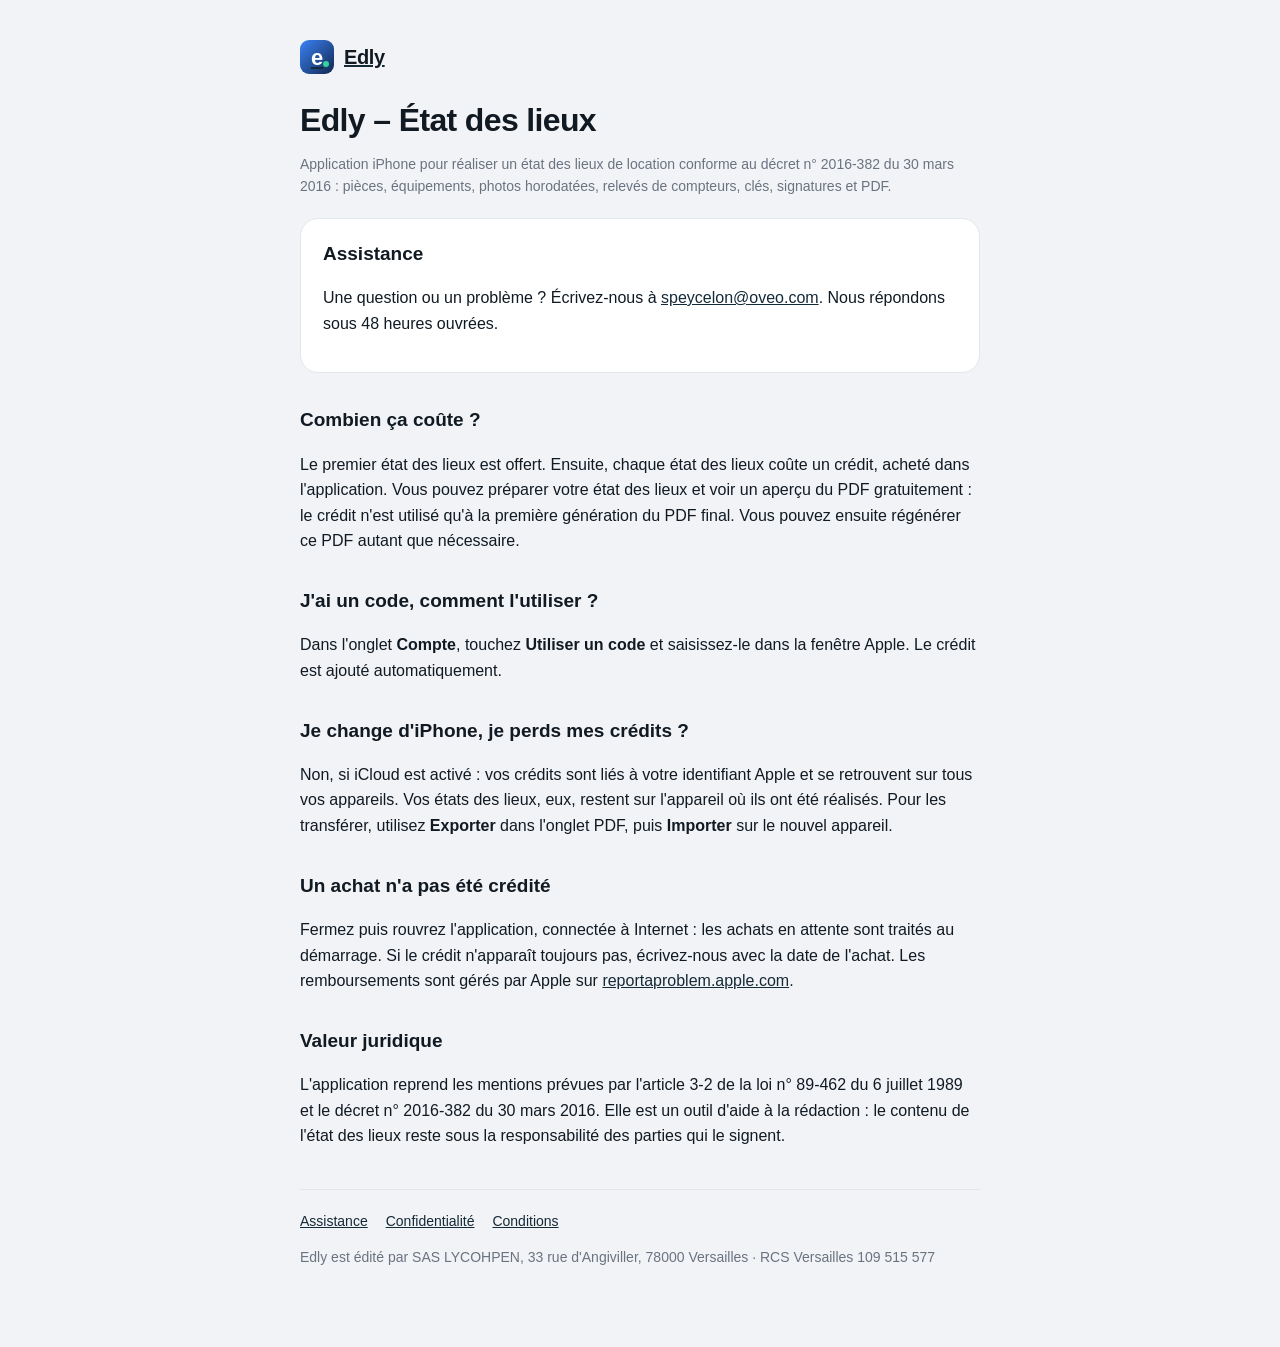
<file: index.html>
<!doctype html>
<html lang="fr">
<head>
<meta charset="utf-8">
<meta name="viewport" content="width=device-width, initial-scale=1">
<title>Edly · Assistance</title>
<link rel="stylesheet" href="style.css">
</head>
<body>
<main>
<a href="./"><header><span class="mark">e<i></i></span><span>Edly</span></header></a>
<h1>Edly – État des lieux</h1>
<p class="muted">Application iPhone pour réaliser un état des lieux de location conforme au décret n° 2016-382 du 30 mars 2016 : pièces, équipements, photos horodatées, relevés de compteurs, clés, signatures et PDF.</p>

<div class="card">
<h2 style="margin-top:0">Assistance</h2>
<p>Une question ou un problème ? Écrivez-nous à <a href="mailto:speycelon@oveo.com">speycelon@oveo.com</a>. Nous répondons sous 48 heures ouvrées.</p>
</div>

<h2>Combien ça coûte ?</h2>
<p>Le premier état des lieux est offert. Ensuite, chaque état des lieux coûte un crédit, acheté dans l'application. Vous pouvez préparer votre état des lieux et voir un aperçu du PDF gratuitement : le crédit n'est utilisé qu'à la première génération du PDF final. Vous pouvez ensuite régénérer ce PDF autant que nécessaire.</p>

<h2>J'ai un code, comment l'utiliser ?</h2>
<p>Dans l'onglet <strong>Compte</strong>, touchez <strong>Utiliser un code</strong> et saisissez-le dans la fenêtre Apple. Le crédit est ajouté automatiquement.</p>

<h2>Je change d'iPhone, je perds mes crédits ?</h2>
<p>Non, si iCloud est activé : vos crédits sont liés à votre identifiant Apple et se retrouvent sur tous vos appareils. Vos états des lieux, eux, restent sur l'appareil où ils ont été réalisés. Pour les transférer, utilisez <strong>Exporter</strong> dans l'onglet PDF, puis <strong>Importer</strong> sur le nouvel appareil.</p>

<h2>Un achat n'a pas été crédité</h2>
<p>Fermez puis rouvrez l'application, connectée à Internet : les achats en attente sont traités au démarrage. Si le crédit n'apparaît toujours pas, écrivez-nous avec la date de l'achat. Les remboursements sont gérés par Apple sur <a href="https://reportaproblem.apple.com">reportaproblem.apple.com</a>.</p>

<h2>Valeur juridique</h2>
<p>L'application reprend les mentions prévues par l'article 3-2 de la loi n° 89-462 du 6 juillet 1989 et le décret n° 2016-382 du 30 mars 2016. Elle est un outil d'aide à la rédaction : le contenu de l'état des lieux reste sous la responsabilité des parties qui le signent.</p>

<nav><a href="./">Assistance</a><a href="confidentialite.html">Confidentialité</a><a href="conditions.html">Conditions</a></nav>
<p class="muted">Edly est édité par SAS LYCOHPEN, 33 rue d'Angiviller, 78000 Versailles · RCS Versailles 109 515 577</p>
</main>
</body>
</html>
</file>
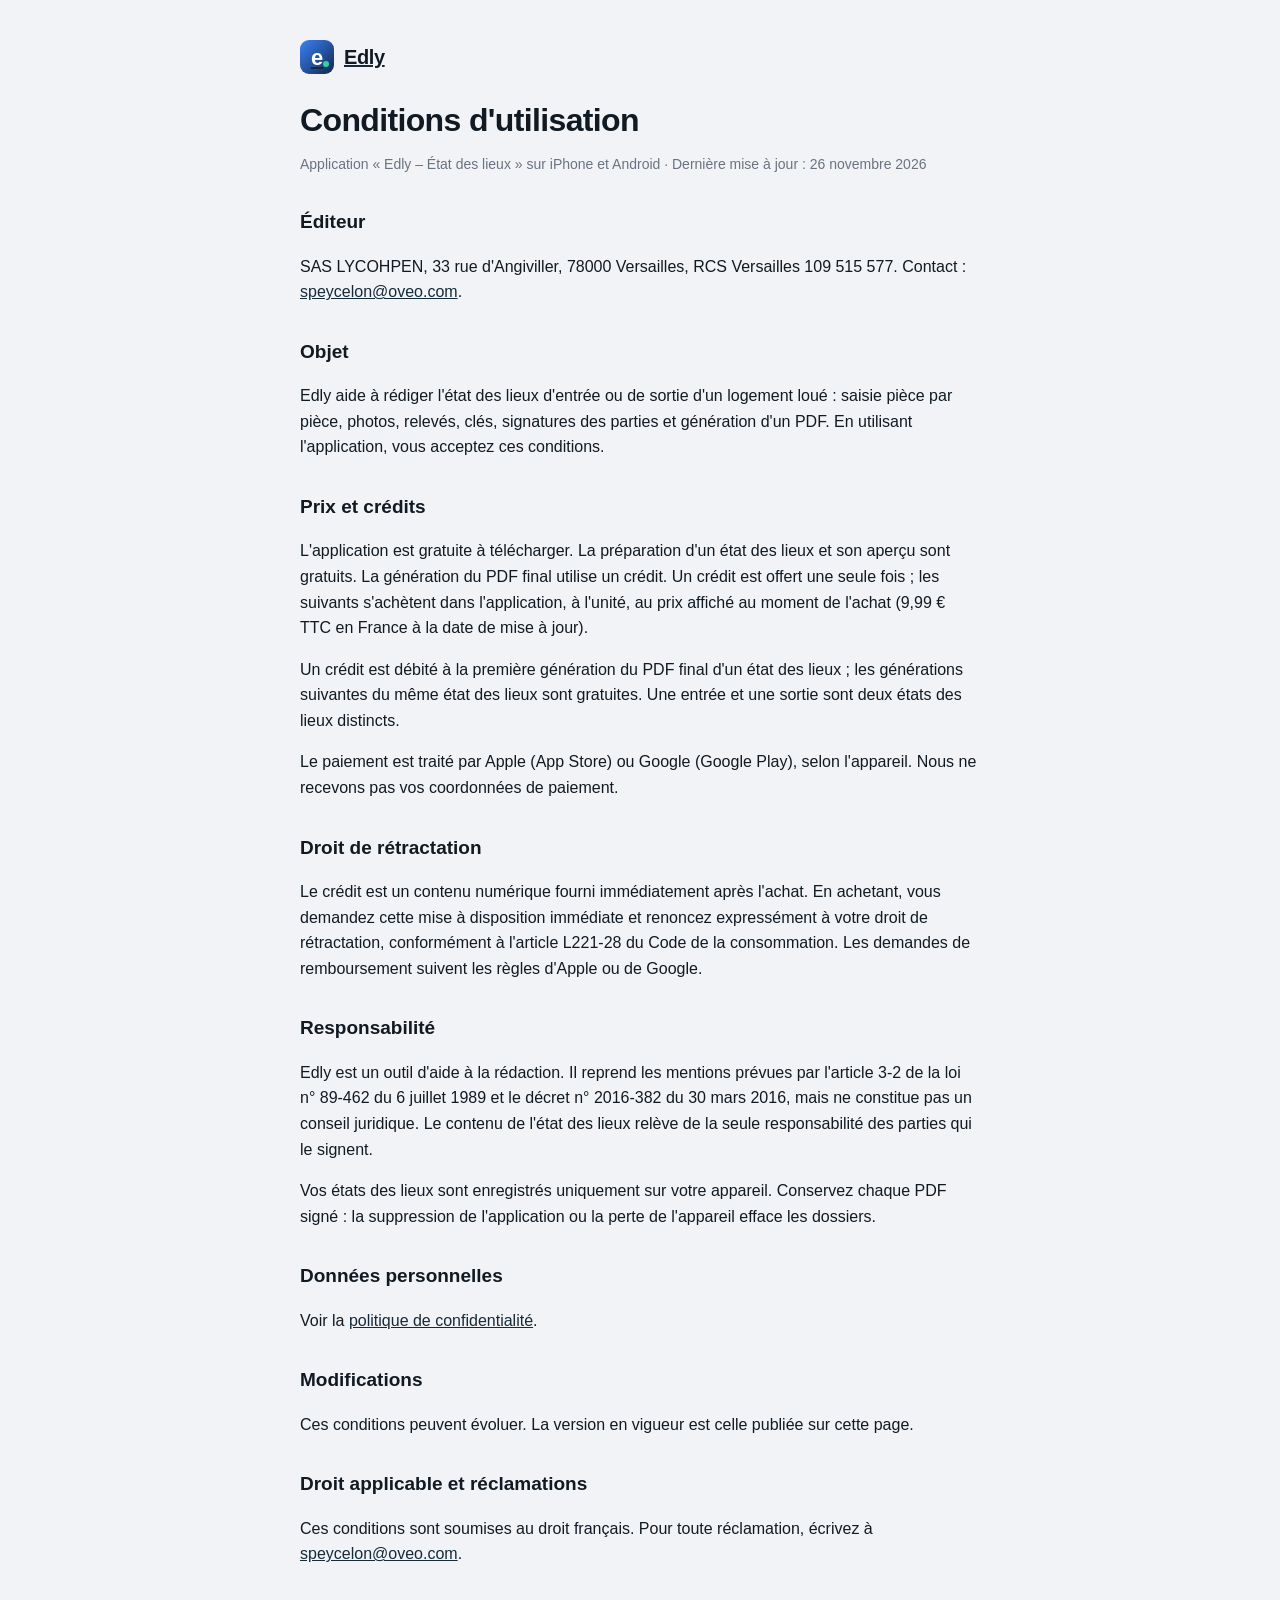
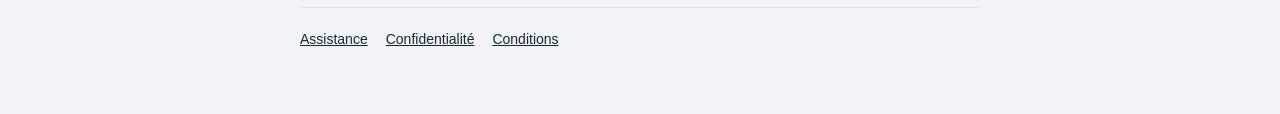
<file: conditions.html>
<!doctype html>
<html lang="fr">
<head>
<meta charset="utf-8">
<meta name="viewport" content="width=device-width, initial-scale=1">
<title>Conditions d'utilisation · Edly</title>
<link rel="stylesheet" href="style.css">
</head>
<body>
<main>
<a href="./"><header><span class="mark">e<i></i></span><span>Edly</span></header></a>
<h1>Conditions d'utilisation</h1>
<p class="muted">Application « Edly – État des lieux » sur iPhone et Android · Dernière mise à jour : 26 novembre 2026</p>

<h2>Éditeur</h2>
<p>SAS LYCOHPEN, 33 rue d'Angiviller, 78000 Versailles, RCS Versailles 109 515 577. Contact : <a href="mailto:speycelon@oveo.com">speycelon@oveo.com</a>.</p>

<h2>Objet</h2>
<p>Edly aide à rédiger l'état des lieux d'entrée ou de sortie d'un logement loué : saisie pièce par pièce, photos, relevés, clés, signatures des parties et génération d'un PDF. En utilisant l'application, vous acceptez ces conditions.</p>

<h2>Prix et crédits</h2>
<p>L'application est gratuite à télécharger. La préparation d'un état des lieux et son aperçu sont gratuits. La génération du PDF final utilise un crédit. Un crédit est offert une seule fois ; les suivants s'achètent dans l'application, à l'unité, au prix affiché au moment de l'achat (9,99 € TTC en France à la date de mise à jour).</p>
<p>Un crédit est débité à la première génération du PDF final d'un état des lieux ; les générations suivantes du même état des lieux sont gratuites. Une entrée et une sortie sont deux états des lieux distincts.</p>
<p>Le paiement est traité par Apple (App Store) ou Google (Google Play), selon l'appareil. Nous ne recevons pas vos coordonnées de paiement.</p>

<h2>Droit de rétractation</h2>
<p>Le crédit est un contenu numérique fourni immédiatement après l'achat. En achetant, vous demandez cette mise à disposition immédiate et renoncez expressément à votre droit de rétractation, conformément à l'article L221-28 du Code de la consommation. Les demandes de remboursement suivent les règles d'Apple ou de Google.</p>

<h2>Responsabilité</h2>
<p>Edly est un outil d'aide à la rédaction. Il reprend les mentions prévues par l'article 3-2 de la loi n° 89-462 du 6 juillet 1989 et le décret n° 2016-382 du 30 mars 2016, mais ne constitue pas un conseil juridique. Le contenu de l'état des lieux relève de la seule responsabilité des parties qui le signent.</p>
<p>Vos états des lieux sont enregistrés uniquement sur votre appareil. Conservez chaque PDF signé : la suppression de l'application ou la perte de l'appareil efface les dossiers.</p>

<h2>Données personnelles</h2>
<p>Voir la <a href="confidentialite.html">politique de confidentialité</a>.</p>

<h2>Modifications</h2>
<p>Ces conditions peuvent évoluer. La version en vigueur est celle publiée sur cette page.</p>

<h2>Droit applicable et réclamations</h2>
<p>Ces conditions sont soumises au droit français. Pour toute réclamation, écrivez à <a href="mailto:speycelon@oveo.com">speycelon@oveo.com</a>.</p>

<nav><a href="./">Assistance</a><a href="confidentialite.html">Confidentialité</a><a href="conditions.html">Conditions</a></nav>
</main>
</body>
</html>
</file>
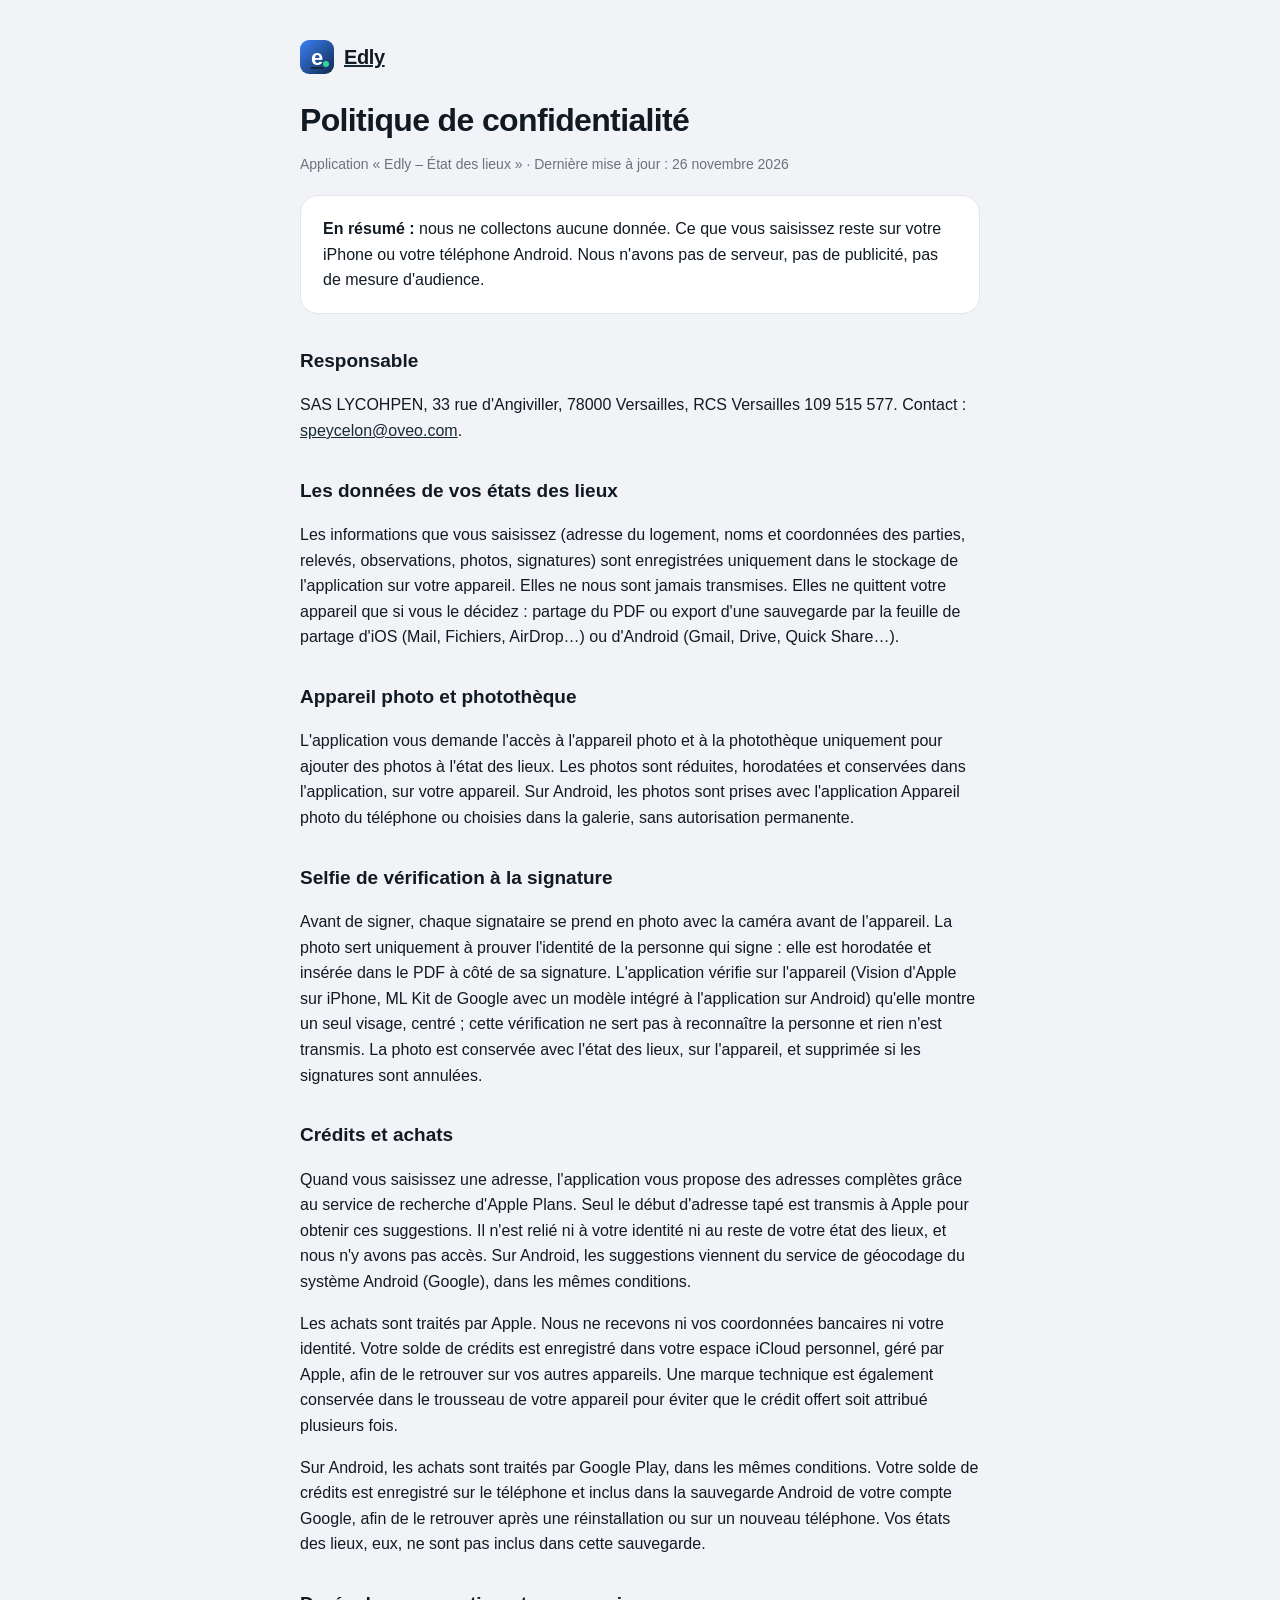
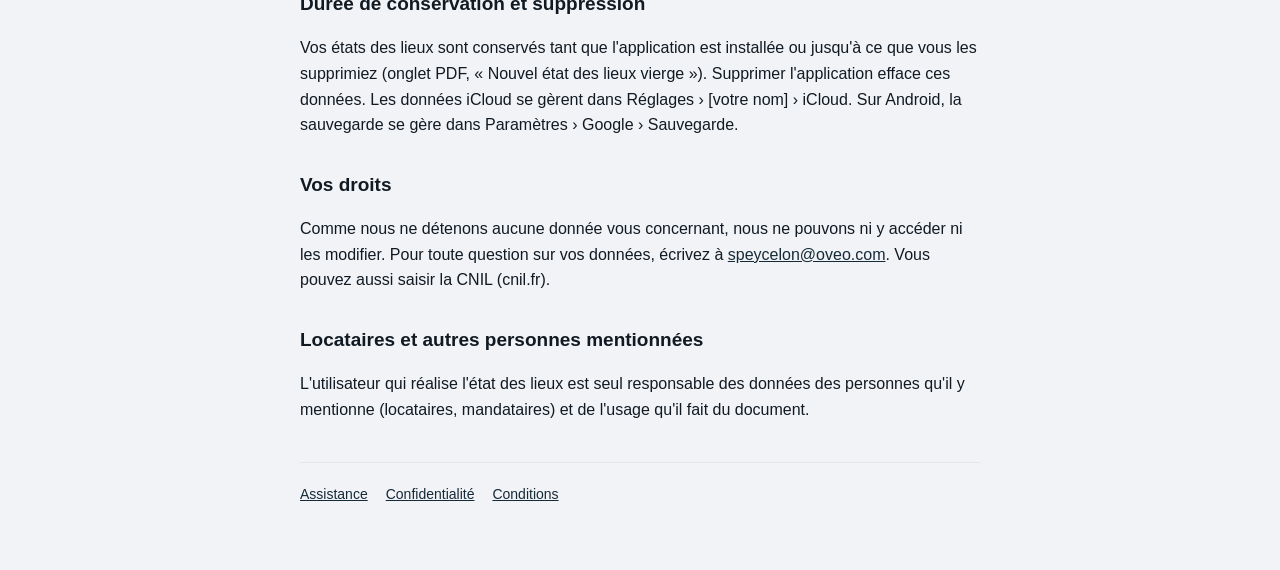
<file: confidentialite.html>
<!doctype html>
<html lang="fr">
<head>
<meta charset="utf-8">
<meta name="viewport" content="width=device-width, initial-scale=1">
<title>Confidentialité · Edly</title>
<link rel="stylesheet" href="style.css">
</head>
<body>
<main>
<a href="./"><header><span class="mark">e<i></i></span><span>Edly</span></header></a>
<h1>Politique de confidentialité</h1>
<p class="muted">Application « Edly – État des lieux » · Dernière mise à jour : 26 novembre 2026</p>

<div class="card">
<p style="margin:0"><strong>En résumé :</strong> nous ne collectons aucune donnée. Ce que vous saisissez reste sur votre iPhone ou votre téléphone Android. Nous n'avons pas de serveur, pas de publicité, pas de mesure d'audience.</p>
</div>

<h2>Responsable</h2>
<p>SAS LYCOHPEN, 33 rue d'Angiviller, 78000 Versailles, RCS Versailles 109 515 577. Contact : <a href="mailto:speycelon@oveo.com">speycelon@oveo.com</a>.</p>

<h2>Les données de vos états des lieux</h2>
<p>Les informations que vous saisissez (adresse du logement, noms et coordonnées des parties, relevés, observations, photos, signatures) sont enregistrées uniquement dans le stockage de l'application sur votre appareil. Elles ne nous sont jamais transmises. Elles ne quittent votre appareil que si vous le décidez : partage du PDF ou export d'une sauvegarde par la feuille de partage d'iOS (Mail, Fichiers, AirDrop…) ou d'Android (Gmail, Drive, Quick Share…).</p>

<h2>Appareil photo et photothèque</h2>
<p>L'application vous demande l'accès à l'appareil photo et à la photothèque uniquement pour ajouter des photos à l'état des lieux. Les photos sont réduites, horodatées et conservées dans l'application, sur votre appareil. Sur Android, les photos sont prises avec l'application Appareil photo du téléphone ou choisies dans la galerie, sans autorisation permanente.</p>

<h2>Selfie de vérification à la signature</h2>
<p>Avant de signer, chaque signataire se prend en photo avec la caméra avant de l'appareil. La photo sert uniquement à prouver l'identité de la personne qui signe : elle est horodatée et insérée dans le PDF à côté de sa signature. L'application vérifie sur l'appareil (Vision d'Apple sur iPhone, ML Kit de Google avec un modèle intégré à l'application sur Android) qu'elle montre un seul visage, centré ; cette vérification ne sert pas à reconnaître la personne et rien n'est transmis. La photo est conservée avec l'état des lieux, sur l'appareil, et supprimée si les signatures sont annulées.</p>

<h2>Crédits et achats</h2>
<p>Quand vous saisissez une adresse, l'application vous propose des adresses complètes grâce au service de recherche d'Apple Plans. Seul le début d'adresse tapé est transmis à Apple pour obtenir ces suggestions. Il n'est relié ni à votre identité ni au reste de votre état des lieux, et nous n'y avons pas accès. Sur Android, les suggestions viennent du service de géocodage du système Android (Google), dans les mêmes conditions.</p>
<p>Les achats sont traités par Apple. Nous ne recevons ni vos coordonnées bancaires ni votre identité. Votre solde de crédits est enregistré dans votre espace iCloud personnel, géré par Apple, afin de le retrouver sur vos autres appareils. Une marque technique est également conservée dans le trousseau de votre appareil pour éviter que le crédit offert soit attribué plusieurs fois.</p>
<p>Sur Android, les achats sont traités par Google Play, dans les mêmes conditions. Votre solde de crédits est enregistré sur le téléphone et inclus dans la sauvegarde Android de votre compte Google, afin de le retrouver après une réinstallation ou sur un nouveau téléphone. Vos états des lieux, eux, ne sont pas inclus dans cette sauvegarde.</p>

<h2>Durée de conservation et suppression</h2>
<p>Vos états des lieux sont conservés tant que l'application est installée ou jusqu'à ce que vous les supprimiez (onglet PDF, « Nouvel état des lieux vierge »). Supprimer l'application efface ces données. Les données iCloud se gèrent dans Réglages › [votre nom] › iCloud. Sur Android, la sauvegarde se gère dans Paramètres › Google › Sauvegarde.</p>

<h2>Vos droits</h2>
<p>Comme nous ne détenons aucune donnée vous concernant, nous ne pouvons ni y accéder ni les modifier. Pour toute question sur vos données, écrivez à <a href="mailto:speycelon@oveo.com">speycelon@oveo.com</a>. Vous pouvez aussi saisir la CNIL (cnil.fr).</p>

<h2>Locataires et autres personnes mentionnées</h2>
<p>L'utilisateur qui réalise l'état des lieux est seul responsable des données des personnes qu'il y mentionne (locataires, mandataires) et de l'usage qu'il fait du document.</p>

<nav><a href="./">Assistance</a><a href="confidentialite.html">Confidentialité</a><a href="conditions.html">Conditions</a></nav>
</main>
</body>
</html>
</file>
<file: style.css>
:root{--bg:#f2f3f6;--surface:#fff;--fg:#111a23;--muted:#6a7380;--accent:#152a38;--line:#e3e6eb}
@media (prefers-color-scheme:dark){:root{--bg:#0b0f14;--surface:#161c24;--fg:#eef2f6;--muted:#8e98a6;--accent:#9cc3e4;--line:#28303b}}
*{box-sizing:border-box}
body{margin:0;background:var(--bg);color:var(--fg);font:16px/1.6 -apple-system,BlinkMacSystemFont,"Helvetica Neue",Arial,sans-serif;-webkit-font-smoothing:antialiased}
main{max-width:720px;margin:0 auto;padding:40px 20px 64px}
header{display:flex;align-items:center;gap:10px;margin-bottom:28px;color:var(--fg);text-decoration:none}
header .mark{position:relative;display:grid;place-items:center;width:34px;height:34px;border-radius:9px;background:linear-gradient(135deg,#3b82f6,#112850);color:#fff;font-weight:800;font-size:22px;padding-bottom:3px}
header .mark i{position:absolute;right:5px;bottom:7px;width:6px;height:6px;border-radius:50%;background:#34d399}
header span:not(.mark){font-weight:750;font-size:20px;letter-spacing:-.02em}
h1{font-size:32px;line-height:1.15;letter-spacing:-.02em;margin:0 0 8px}
h2{font-size:19px;margin:32px 0 8px}
p,li{color:var(--fg)}
.muted{color:var(--muted);font-size:14px}
.card{background:var(--surface);border:1px solid var(--line);border-radius:18px;padding:20px 22px;margin:20px 0}
a{color:var(--accent)}
nav{display:flex;gap:18px;margin-top:40px;padding-top:20px;border-top:1px solid var(--line);font-size:14px}
</file>
